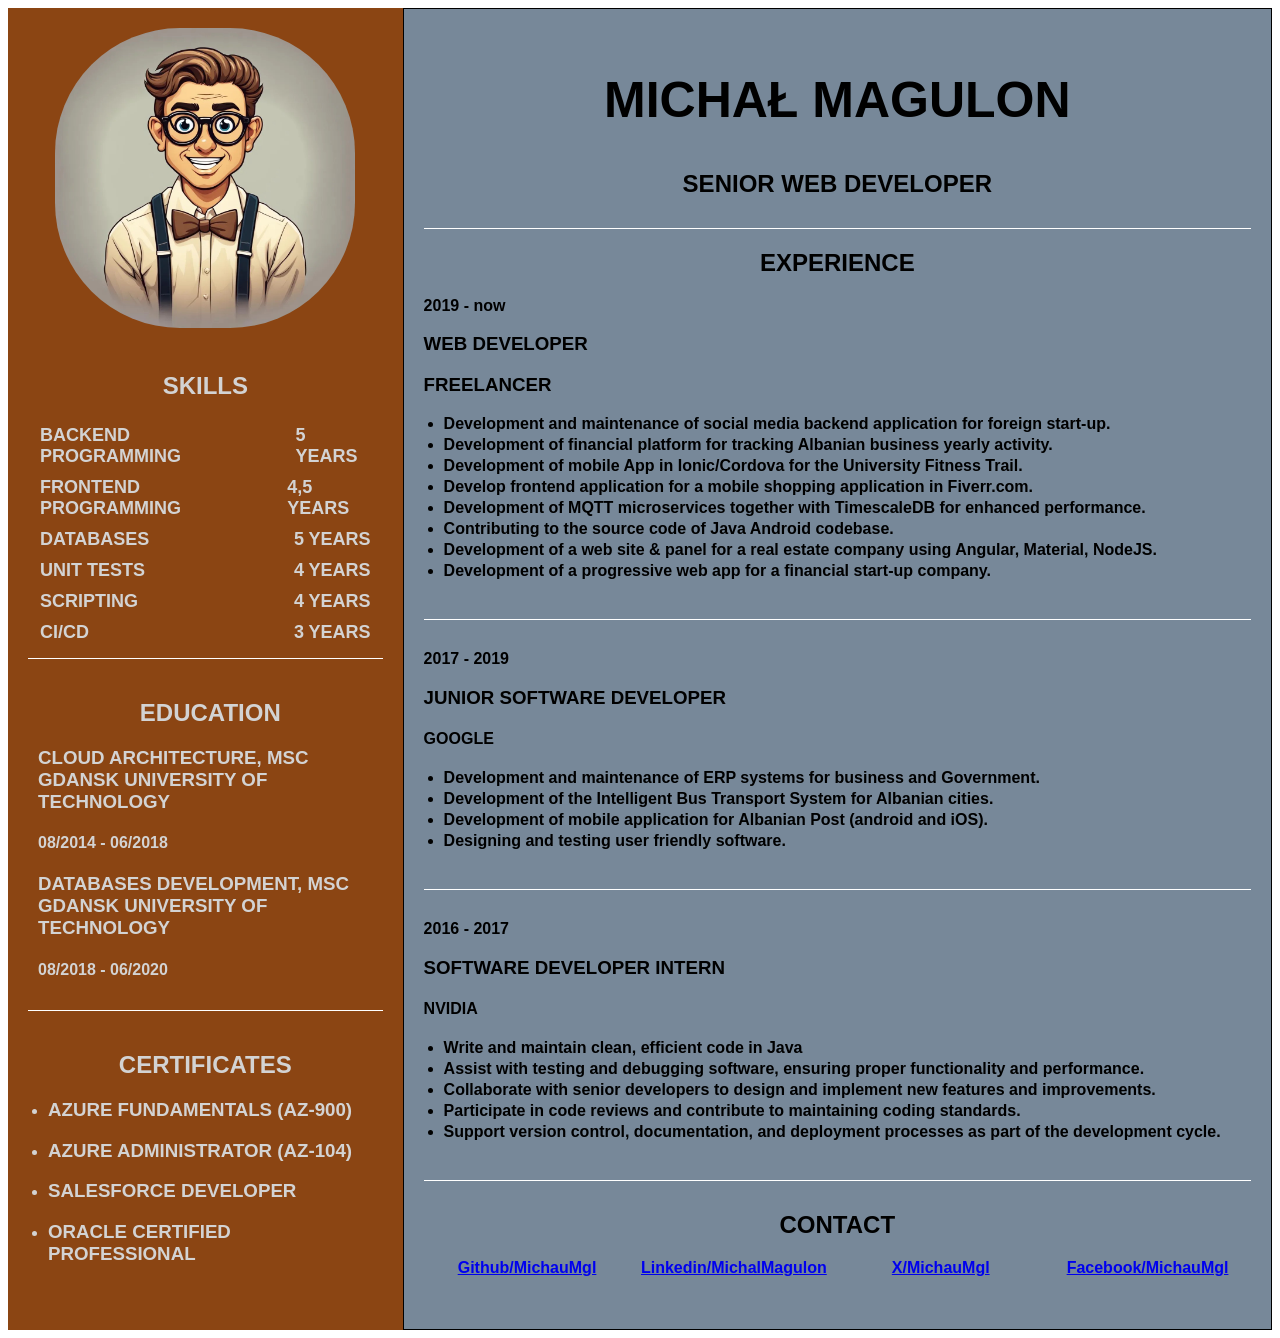
<file: index.html>
<!DOCTYPE html>
<html lang="en">
<head>
  <meta name="viewport" content="width=device-width, initial-scale=1">
  <meta charset="UTF-8">
  <title>CV</title>
  <link rel="stylesheet" href="styles.css">
</head>
<body>
<div class="whole-cv-container">
  <section class="left-section">
      <div class="photo-section">
          <img src="nerd.jpeg" alt="picture of face">
      </div>
      <div class="details">
          <div class="skills-and-experience line-separator">
              <header>
                  <h2> skills </h2>
                  <div class="skill-experience-pair">
                      <p class="skill">backend programming</p>
                      <p class="experience">5 years</p>
                  </div>
                  <div class="skill-experience-pair">
                      <p class="skill">frontend programming</p>
                      <p class="experience">4,5 years</p>
                  </div>
                  <div class="skill-experience-pair">
                      <p class="skill">databases</p>
                      <p class="experience">5 years</p>
                  </div>
                  <div class="skill-experience-pair">
                      <p class="skill">unit tests</p>
                      <p class="experience">4 years</p>
                  </div>
                  <div class="skill-experience-pair">
                      <p class="skill">scripting</p>
                      <p class="experience">4 years</p>
                  </div>
                  <div class="skill-experience-pair">
                      <p class="skill">CI/CD</p>
                      <p class="experience">3 years</p>
                  </div>
              </header>
          </div>
          <div class="education line-separator">
              <h2> education </h2>
              <h3>Cloud architecture, MSc <br>
              Gdansk University of Technology</h3>
              <h4>08/2014 - 06/2018</h4>
              <h3>Databases development, MSc <br>
                  Gdansk University of Technology</h3>
              <h4>08/2018 - 06/2020</h4>
          </div>
      <h2> certificates </h2>
          <ul>
              <li><h3>Azure Fundamentals (AZ-900)</h3></li>
              <li><h3>Azure Administrator (AZ-104)</h3></li>
              <li><h3>Salesforce Developer</h3></li>
              <li><h3>Oracle Certified Professional</h3></li>
          </ul>
      </div>
  </section>
  <section class="right-section">
      <h1>Michał Magulon</h1>
      <div class="line-separator">
          <h2>senior web developer</h2>
      </div>
      <div class="experience">
          <h2> experience </h2>
          <div class="date-range">
              2019 - now
          </div>
          <div class="work-title">
              <h3>Web Developer</h3>
          </div>
          <div class="company">
              <h3>freelancer</h3>
          </div>
          <div class="work-description line-separator">
              <ul>
                  <li>Development and maintenance of social media backend application for foreign start-up.</li>
                  <li>Development of financial platform for tracking Albanian business yearly activity.</li>
                  <li>Development of mobile App in Ionic/Cordova for the University Fitness Trail.</li>
                  <li>Develop frontend application for a mobile shopping application in Fiverr.com.</li>
                  <li>Development of MQTT microservices together with TimescaleDB for enhanced performance.</li>
                  <li>Contributing to the source code of Java Android codebase.</li>
                  <li>Development of a web site & panel for a real estate company using Angular, Material, NodeJS.</li>
                  <li>Development of a progressive web app for a financial start-up company.</li>
              </ul>
          </div>
          <div class="date-range">
              2017 - 2019
          </div>
          <div class="work-title">
              <h3>junior software developer</h3>
          </div>
          <div class="company">
              <h4>google</h4>
          </div>
          <div class="work-description line-separator">
              <ul>
                  <li>Development and maintenance of ERP systems for business and Government.</li>
                  <li>Development of the Intelligent Bus Transport System for Albanian cities.</li>
                  <li>Development of mobile application for Albanian Post (android and iOS).</li>
                  <li>Designing and testing user friendly software.</li>
              </ul>
          </div>
          <div class="date-range">
              2016 - 2017
          </div>
          <div class="work-title">
              <h3>software developer intern</h3>
          </div>
          <div class="company">
              <h4>nvidia</h4>
          </div>
          <div class="work-description line-separator">
              <ul>
                  <li>Write and maintain clean, efficient code in Java </li>
                  <li>Assist with testing and debugging software, ensuring proper functionality and performance.</li>
                  <li>Collaborate with senior developers to design and implement new features and improvements.</li>
                  <li>Participate in code reviews and contribute to maintaining coding standards.</li>
                  <li>Support version control, documentation, and deployment processes as part of the development cycle.</li>
              </ul>
          </div>
      </div>
      <div class="contact">
          <h2>contact</h2>
          <section class="contact-section">
              <span class="github">
                  <a href="www.github.com">
                      github/MichauMgl
                  </a>
              </span>
              <span class="linkedin">
                  <a href="www.linkedin.com">
                      linkedin/MichalMagulon
                  </a>
              </span>
              <span class="x">
                  <a href="www.x.com">
                      x/MichauMgl
                  </a>
              </span>
              <span class="facebook">
                  <a href="www.facebook.com">
                      facebook/MichauMgl
                  </a>
              </span>
          </section>
      </div>
  </section>
</div>

</body>
</html>
</file>
<file: styles.css>
h1{
    display: flex;
    justify-content: center;
    text-transform: uppercase;
    font-size: 50px;
}

h2 {
    display: flex;
    justify-content: center;
    text-transform: uppercase;
}

h3 {
    text-transform: uppercase;
}

img {
    width: 300px;
    height: 300px;
    border-radius: 125px;
}

ul {
    padding-left: 20px;
    padding-bottom: 10px;
}

.whole-cv-container {
    display: flex;
    flex-direction: row;
    width: 100%;
    height: 100%;
    font: bold 16px "Roboto", sans-serif;
}
.left-section {
    width: 30%;
    background-color: saddlebrown;
    padding: 20px;
    display: flex;
    flex-direction: column;
    align-items: center;
    color: lightgrey;
}

.left-section h2 {
    margin-top: 40px;
}

.line-separator {
    border-bottom: 1px solid white;
    padding-bottom: 10px;
}

.skill-experience-pair {
    display: flex;
    justify-content: space-between;
    text-transform: uppercase;
    font-size: 18px;
}

.skill-experience-pair p {
    margin: 5px 12px;
}

.education {
    padding-left: 10px;
}

.right-section {
    width: 70%;
    padding: 20px;
    border: 1px solid black;
    background-color: lightslategrey;
}

.company {
    text-transform: uppercase;
}

.work-description {
    margin-bottom: 30px;
}

.work-description li {
    padding-bottom: 3px;
}

.contact-section {
    display: flex;
    text-align: center;
}

.contact span {
    width: 25%;
    text-transform: capitalize;
}
</file>
